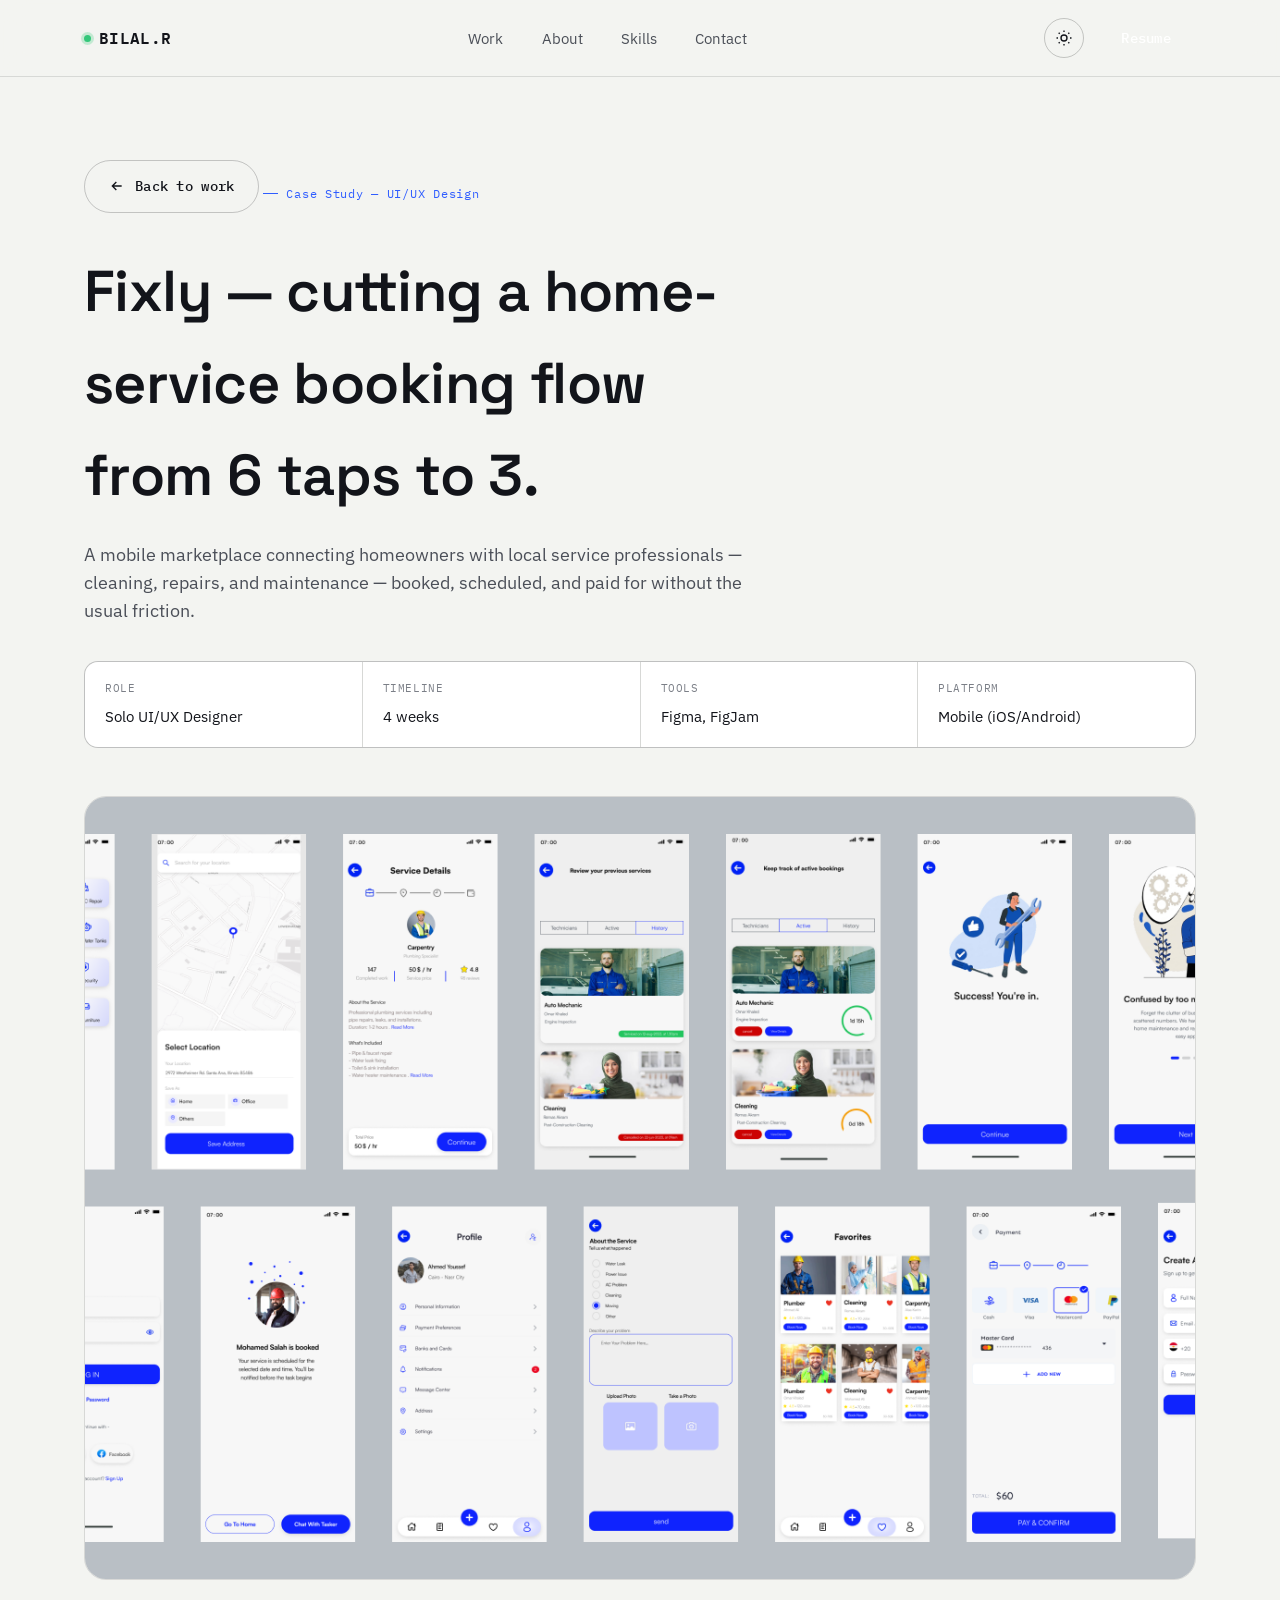
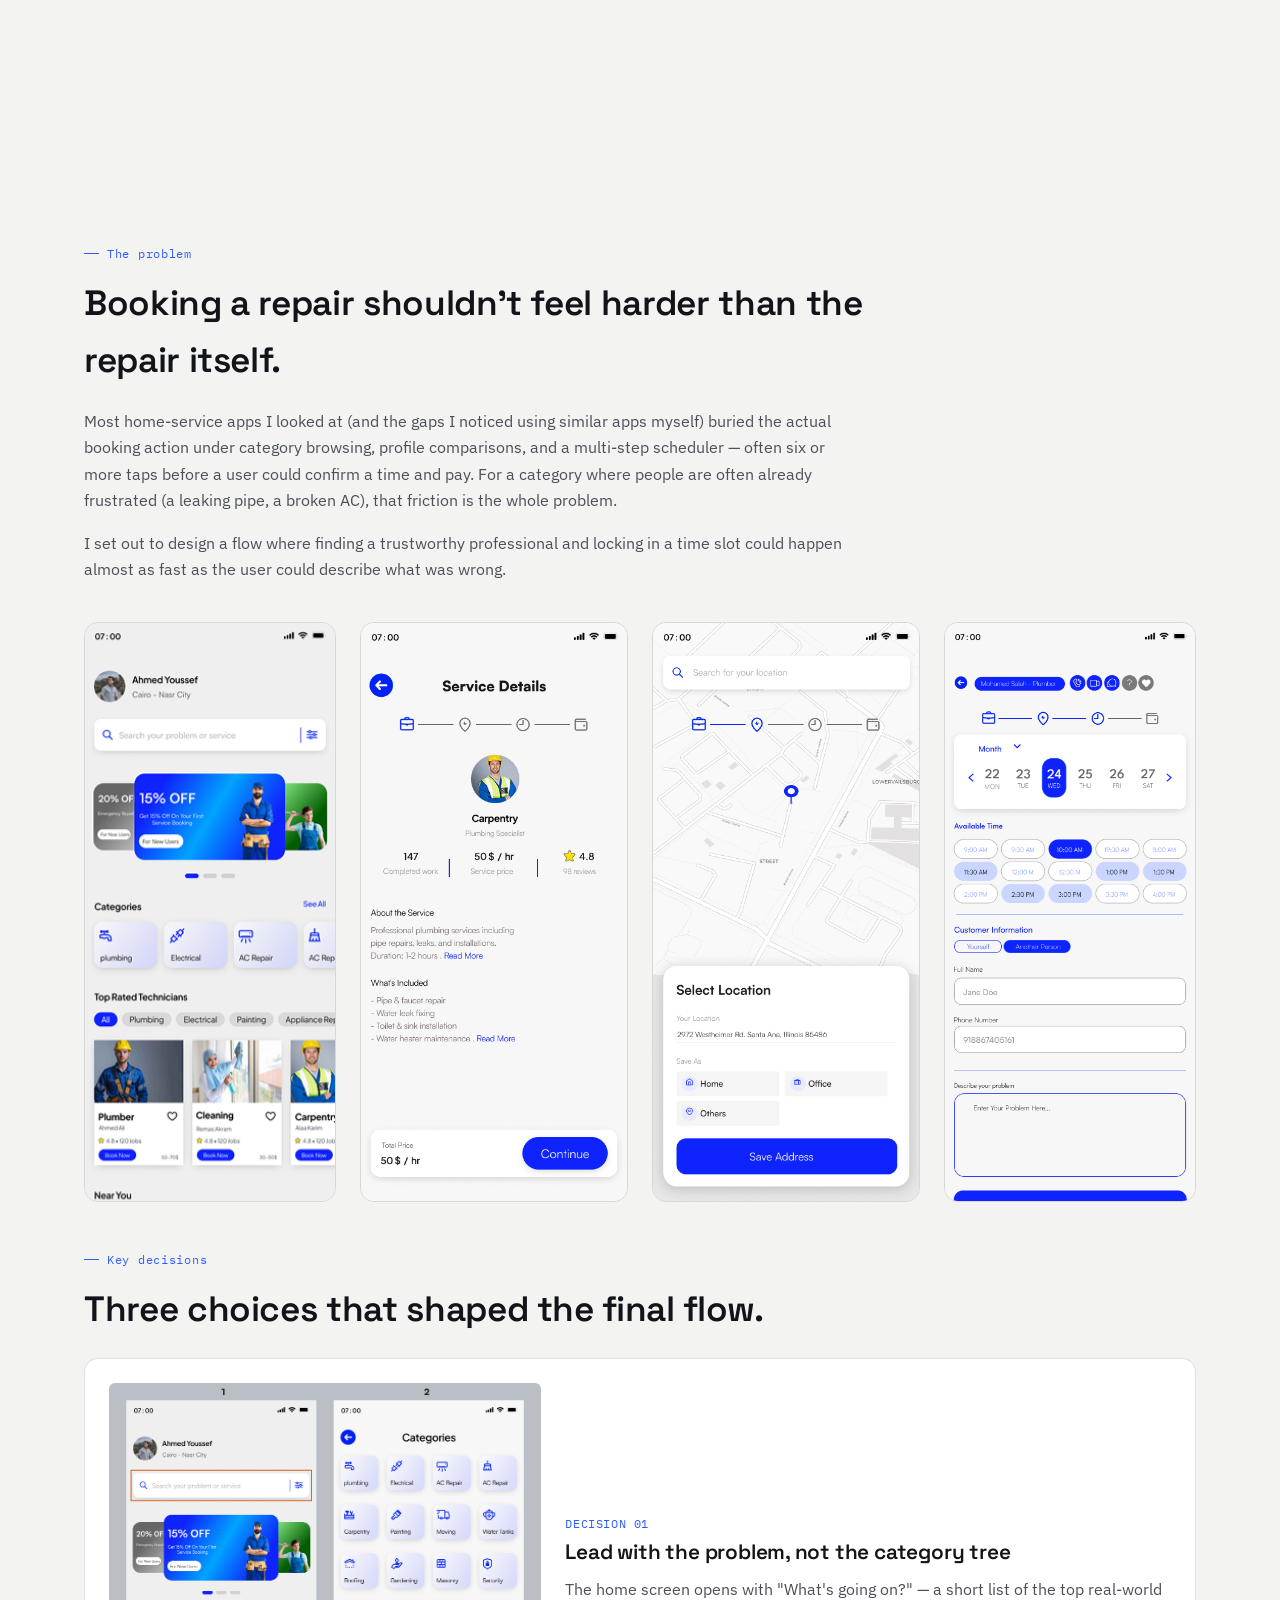
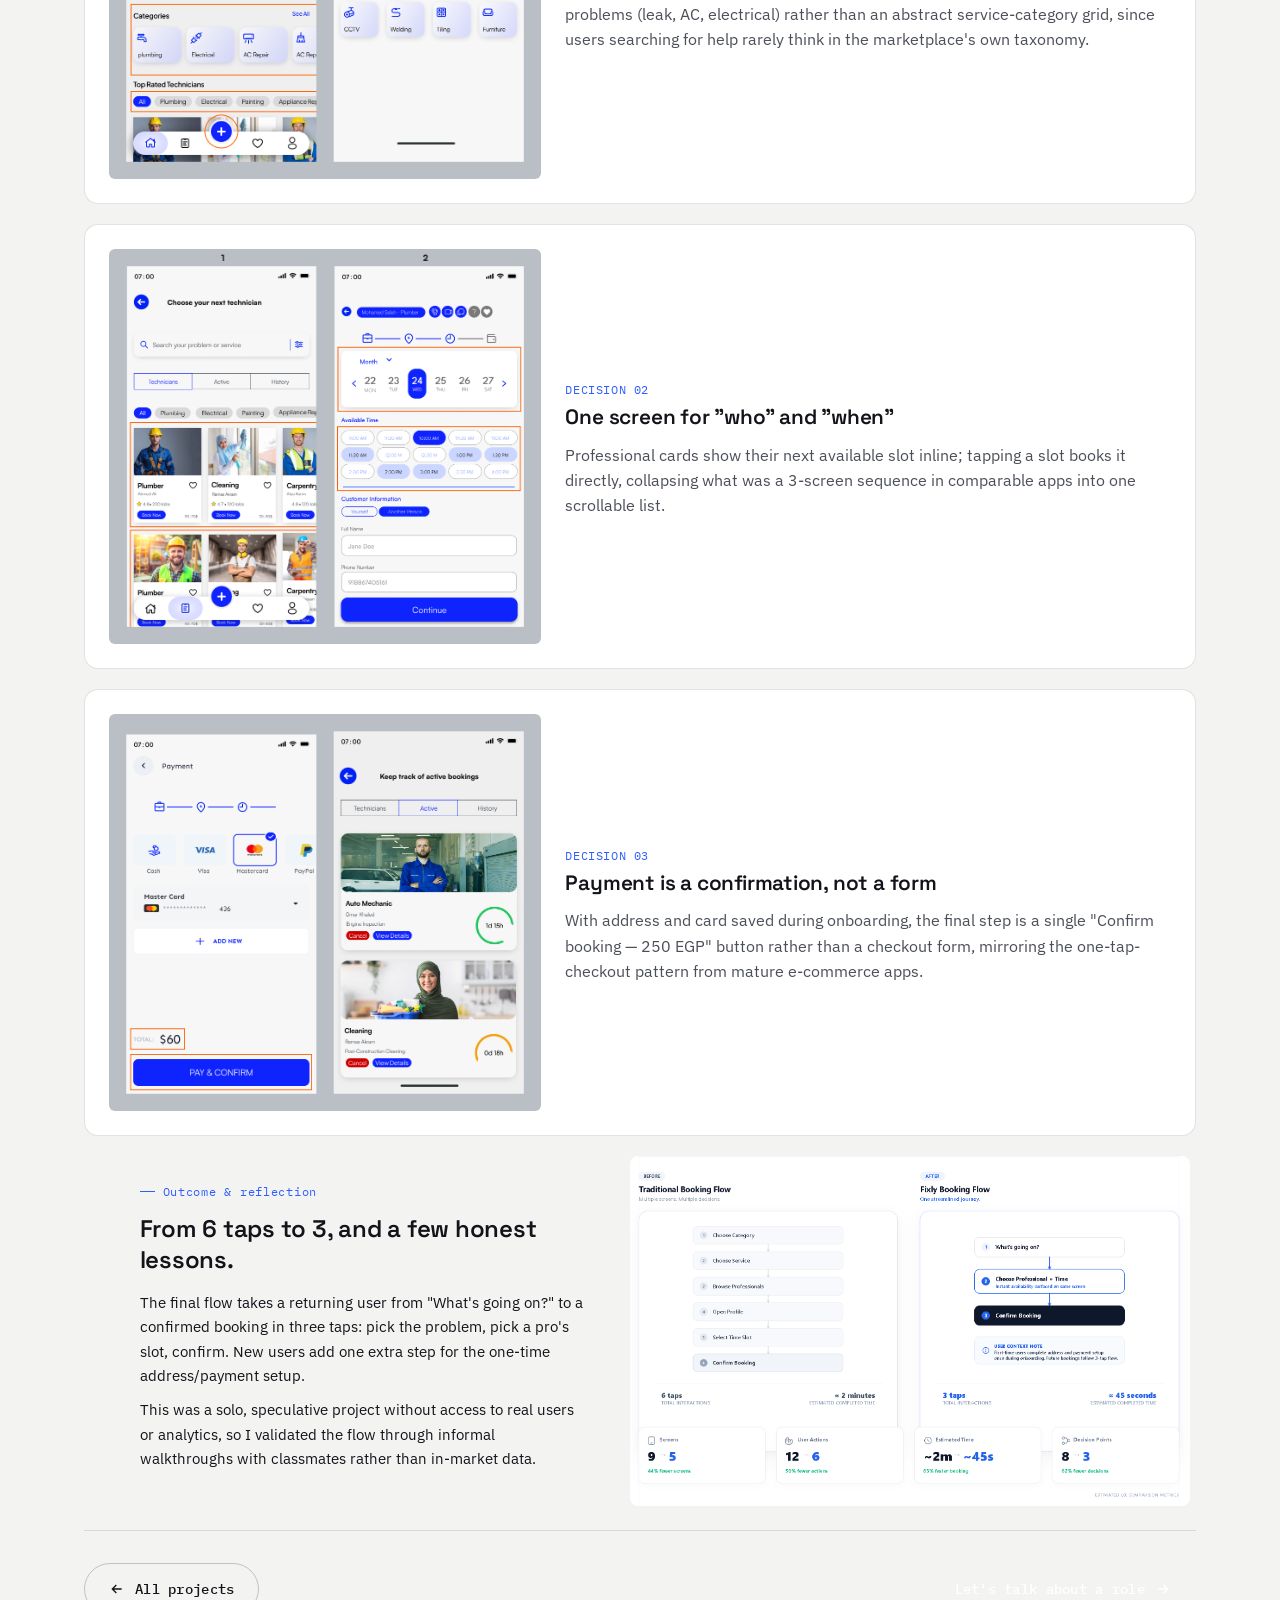
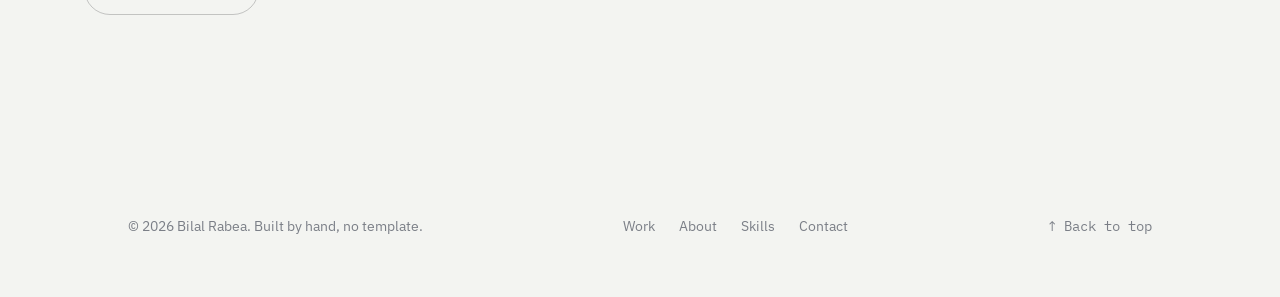
<file: case-study-fixly.html>
<!DOCTYPE html>
<html lang="en">
<head>
<meta charset="UTF-8" />
<meta name="viewport" content="width=device-width, initial-scale=1" />
<title>Fixly — Case Study — Bilal Rabea</title>
<meta name="description" content="Case study: Fixly, an on-demand home services marketplace app. Problem, process, key decisions, and outcome." />
<link rel="stylesheet" href="css/styles.css?v=2" />
</head>
<body>
<a class="skip-link" href="#main">Skip to content</a>

<header class="site-header">
  <div class="container">
    <a href="index.html" class="brand"><span class="dot" aria-hidden="true"></span>BILAL.R</a>
    <nav class="nav-links" aria-label="Primary">
      <a href="index.html#work">Work</a>
      <a href="index.html#about">About</a>
      <a href="index.html#skills">Skills</a>
      <a href="index.html#contact">Contact</a>
    </nav>
    <div class="header-actions">
      <button class="theme-toggle" data-theme-toggle type="button" aria-pressed="false" aria-label="Toggle dark mode">
        <svg class="icon-sun" viewBox="0 0 24 24" fill="none" stroke="currentColor" stroke-width="1.8"><circle cx="12" cy="12" r="4"/><path d="M12 2v2M12 20v2M4.9 4.9l1.4 1.4M17.7 17.7l1.4 1.4M2 12h2M20 12h2M4.9 19.1l1.4-1.4M17.7 6.3l1.4-1.4"/></svg>
        <svg class="icon-moon" viewBox="0 0 24 24" fill="none" stroke="currentColor" stroke-width="1.8"><path d="M21 12.8A9 9 0 1111.2 3a7 7 0 009.8 9.8z"/></svg>
      </button>
      <a class="btn btn-primary" href="assets/bilal-rabea-cv.pdf" download>Resume</a>
      <button class="menu-toggle" data-menu-toggle type="button" aria-expanded="false" aria-controls="mobile-menu" aria-label="Open menu">
        <svg viewBox="0 0 24 24" fill="none" stroke="currentColor" stroke-width="1.8"><path d="M4 7h16M4 12h16M4 17h16"/></svg>
      </button>
    </div>
  </div>
</header>

<div class="mobile-menu" id="mobile-menu" data-mobile-menu>
  <div class="mobile-menu-top">
    <span class="brand"><span class="dot" aria-hidden="true"></span>BILAL.R</span>
    <button class="theme-toggle" data-menu-close type="button" aria-label="Close menu">
      <svg viewBox="0 0 24 24" fill="none" stroke="currentColor" stroke-width="1.8"><path d="M6 6l12 12M18 6L6 18"/></svg>
    </button>
  </div>
  <nav class="mobile-menu-links" aria-label="Mobile">
    <a href="index.html#work">Work</a>
    <a href="index.html#about">About</a>
    <a href="index.html#skills">Skills</a>
    <a href="index.html#contact">Contact</a>
  </nav>
  <div class="mobile-menu-foot">Based in Mansoura, EG — open to remote</div>
</div>

<main id="main">
  <section class="cs-header section-pad">
    <div class="container">
      <a class="btn btn-ghost" href="index.html#work" style="margin-bottom:32px;">
        <svg viewBox="0 0 24 24" fill="none" stroke="currentColor" stroke-width="2" width="16" height="16"><path d="M19 12H5M11 18l-6-6 6-6"/></svg>
        Back to work
      </a>
      <span class="eyebrow">Case Study — UI/UX Design</span>
      <h1 style="font-size:clamp(2.2rem,5vw,3.6rem); max-width:18ch;">Fixly — cutting a home-service booking flow from 6 taps to 3.</h1>
      <p style="max-width:60ch; color:var(--color-ink-soft); font-size:1.1rem; margin-top:20px;">A mobile marketplace connecting homeowners with local service professionals — cleaning, repairs, and maintenance — booked, scheduled, and paid for without the usual friction.</p>

      <dl class="cs-meta-grid">
        <div class="cs-meta-item"><dt>Role</dt><dd>Solo UI/UX Designer</dd></div>
        <div class="cs-meta-item"><dt>Timeline</dt><dd>4 weeks</dd></div>
        <div class="cs-meta-item"><dt>Tools</dt><dd>Figma, FigJam</dd></div>
        <div class="cs-meta-item"><dt>Platform</dt><dd>Mobile (iOS/Android)</dd></div>
      </dl>

      <div class="cs-cover">
        <!-- IMAGE_02 — Fixly cover (reused from homepage) -->
        <img src="images/The Interface.png" alt="Fixly app cover — full flow overview mockup" data-image-id="Image_02" />
      </div>
    </div>
  </section>

  <section class="section-pad">
    <div class="container">
      <div class="cs-block" data-reveal>
        <span class="eyebrow">The problem</span>
        <h2>Booking a repair shouldn't feel harder than the repair itself.</h2>
        <p>Most home-service apps I looked at (and the gaps I noticed using similar apps myself) buried the actual booking action under category browsing, profile comparisons, and a multi-step scheduler — often six or more taps before a user could confirm a time and pay. For a category where people are often already frustrated (a leaking pipe, a broken AC), that friction is the whole problem.</p>
        <p>I set out to design a flow where finding a trustworthy professional and locking in a time slot could happen almost as fast as the user could describe what was wrong.</p>
      </div>
<!-- ---------------------------------------- -->
    <div class="cs-image-row cols-4 fixly-flow-row" data-reveal>
        
        <div class="scroll-shot">
          <div class="scroll-shot-frame" data-scroll-hint>
            <img src="images/Home.png" alt="Fixly onboarding screen" data-image-id="Image_03" />
          </div>
          <div class="scroll-hand" aria-hidden="true">
            <svg viewBox="0 0 24 24" fill="none" stroke="currentColor" stroke-width="1.8">
              <path d="M9 11.5V6a1.5 1.5 0 013 0v5"/><path d="M12 11V4.5a1.5 1.5 0 013 0V11"/><path d="M15 11.2V6.5a1.5 1.5 0 013 0V14c0 4-2.5 7-6.5 7-3 0-4.3-1-5.7-2.8L3.4 14.6a1.4 1.4 0 012-2L7 14"/>
            </svg>
          </div>
        </div>

        <img src="images/Service 1.png" alt="Fixly home screen with service categories" data-image-id="Image_04" />

        <img src="images/maps.png" alt="Fixly booking and scheduling screen" data-image-id="Image_05" />

        <div class="scroll-shot">
          <div class="scroll-shot-frame" data-scroll-hint>
            <img src="images/Service 3.png" alt="Fixly payment confirmation screen" data-image-id="Image_06" />
          </div>
          <div class="scroll-hand" aria-hidden="true">
            <svg viewBox="0 0 24 24" fill="none" stroke="currentColor" stroke-width="1.8">
              <path d="M9 11.5V6a1.5 1.5 0 013 0v5"/><path d="M12 11V4.5a1.5 1.5 0 013 0V11"/><path d="M15 11.2V6.5a1.5 1.5 0 013 0V14c0 4-2.5 7-6.5 7-3 0-4.3-1-5.7-2.8L3.4 14.6a1.4 1.4 0 012-2L7 14"/>
            </svg>
          </div>
        </div>

      </div>
<!-- --------------------------------------- -->
 
      <div class="cs-block" data-reveal>
        <span class="eyebrow">Key decisions</span>
        <h2>Three choices that shaped the final flow.</h2>
      </div>

      <div class="decision-card" data-reveal>
        <!-- IMAGE_04 reused — Fixly home/service list -->
        <img src="images/Problem.png" alt="Fixly category-first home screen" data-image-id="Image_04" />
        <div>
          <span class="decision-label">Decision 01</span>
          <h3 style="font-size:1.3rem; margin-bottom:8px;">Lead with the problem, not the category tree</h3>
          <p style="color:var(--color-ink-soft); font-size:0.98rem;">The home screen opens with "What's going on?" — a short list of the top real-world problems (leak, AC, electrical) rather than an abstract service-category grid, since users searching for help rarely think in the marketplace's own taxonomy.</p>
        </div>
      </div>

      <div class="decision-card" data-reveal>
        <!-- IMAGE_05 reused — Fixly booking flow -->
        <img src="images/choose.png" alt="Fixly combined professional and time-slot screen" data-image-id="Image_05" />
        <div>
          <span class="decision-label">Decision 02</span>
          <h3 style="font-size:1.3rem; margin-bottom:8px;">One screen for "who" and "when"</h3>
          <p style="color:var(--color-ink-soft); font-size:0.98rem;">Professional cards show their next available slot inline; tapping a slot books it directly, collapsing what was a 3-screen sequence in comparable apps into one scrollable list.</p>
        </div>
      </div>

      <div class="decision-card" data-reveal>
        <!-- IMAGE_06 reused — Fixly payment -->
        <img src="images/Booking.png" alt="Fixly saved-payment one-tap confirmation screen" data-image-id="Image_06" />
        <div>
          <span class="decision-label">Decision 03</span>
          <h3 style="font-size:1.3rem; margin-bottom:8px;">Payment is a confirmation, not a form</h3>
          <p style="color:var(--color-ink-soft); font-size:0.98rem;">With address and card saved during onboarding, the final step is a single "Confirm booking — 250 EGP" button rather than a checkout form, mirroring the one-tap-checkout pattern from mature e-commerce apps.</p>
        </div>
      </div>
      <!-- ------------------------------------------>
 <!-- Unified container for both text and image -->
<div class="cs-unified-scroll-section" data-reveal>
  <div class="cs-scroll-wrapper">
    
    <!-- Text Block -->
    <div class="cs-text-content">
      <span class="eyebrow">Outcome &amp; reflection</span>
      <h2>From 6 taps to 3, and a few honest lessons.</h2>
      <p>The final flow takes a returning user from "What's going on?" to a confirmed booking in three taps: pick the problem, pick a pro's slot, confirm. New users add one extra step for the one-time address/payment setup.</p>
      <p>This was a solo, speculative project without access to real users or analytics, so I validated the flow through informal walkthroughs with classmates rather than in-market data.</p>
    </div>

    <!-- Image Block -->
    <div class="cs-image-content">
      <img src="images/Screenshot 2026-07-17 234951.png" alt="Fixly flow redesign" />
    </div>

  </div>
</div>
<!-- ------------------------------------------------------- -->
      <div class="cs-next">
        <a class="btn btn-ghost" href="index.html#work">
          <svg viewBox="0 0 24 24" fill="none" stroke="currentColor" stroke-width="2" width="16" height="16"><path d="M19 12H5M11 18l-6-6 6-6"/></svg>
          All projects
        </a>
        <a class="btn btn-primary" href="index.html#contact">Let's talk about a role
          <svg viewBox="0 0 24 24" fill="none" stroke="currentColor" stroke-width="2" width="16" height="16"><path d="M5 12h14M13 6l6 6-6 6"/></svg>
        </a>
      </div>
    </div>
  </section>
</main>

<footer class="site-footer">
  <div class="container footer-inner">
    <span>© <span data-year></span> Bilal Rabea. Built by hand, no template.</span>
    <div class="footer-links">
      <a href="index.html#work">Work</a>
      <a href="index.html#about">About</a>
      <a href="index.html#skills">Skills</a>
      <a href="index.html#contact">Contact</a>
    </div>
    <a class="back-to-top" href="#top">↑ Back to top</a>
  </div>
</footer>

<script src="js/script.js"></script>
</body>
</html>
</file>
<file: css/styles.css>
/* ==========================================================================
   BILAL RABEA — PORTFOLIO DESIGN SYSTEM
   Direction: "Schematic / Spec Sheet" — engineering precision meets product
   design polish. Signature element: the left-edge "trace" (a PCB-inspired
   scroll progress line with section nodes) that literally connects the
   engineering identity to the navigation mechanism.
   ========================================================================== */

/* -------------------------------- Fonts ---------------------------------- */
@import url('https://fonts.googleapis.com/css2?family=Space+Grotesk:wght@400;500;600;700&family=IBM+Plex+Sans:ital,wght@0,400;0,500;0,600;0,700;1,400&family=IBM+Plex+Mono:wght@400;500;600&display=swap');

/* ------------------------------- Tokens ----------------------------------
   Color: paper / ink / accent (single confident accent, used deliberately)
   Type:  Space Grotesk (display) + IBM Plex Sans (body) + IBM Plex Mono
          (labels, meta, data — a deliberate nod to the engineering side)
---------------------------------------------------------------------------- */
:root{
  /* -- light (default) -- */
  --color-paper: #F3F4F1;
  --color-surface: #FFFFFF;
  --color-surface-sunken: #EAEBE7;
  --color-ink: #12141A;
  --color-ink-soft: #4B4F58;
  --color-ink-faint: #7B7F87;
  --color-line: rgba(18, 20, 26, 0.12);
  --color-line-strong: rgba(18, 20, 26, 0.22);
  --color-accent: #2F5DFF;
  /* --color-accent-strong: #223FCC; */
  --color-accent-tint: #E7ECFF;
  --color-led: #34C77A;

  --shadow-card: 0 1px 2px rgba(18,20,26,0.04), 0 10px 30px -12px rgba(18,20,26,0.12);
  --shadow-card-hover: 0 1px 2px rgba(18,20,26,0.05), 0 24px 48px -16px rgba(18,20,26,0.20);

  --font-display: 'Space Grotesk', 'Segoe UI', sans-serif;
  --font-body: 'IBM Plex Sans', 'Segoe UI', sans-serif;
  --font-mono: 'IBM Plex Mono', ui-monospace, monospace;

  --radius-sm: 6px;
  --radius-md: 14px;
  --radius-lg: 22px;

  --container-max: 1240px;
  --edge-pad: clamp(20px, 5vw, 64px);
  --trace-offset: 40px;

  --ease-standard: cubic-bezier(.22,.61,.36,1);
  --dur-fast: 160ms;
  --dur-med: 320ms;
  --dur-slow: 560ms;

  color-scheme: light;
}

html[data-theme="dark"]{
  --color-paper: #101215;
  --color-surface: #1A1D22;
  --color-surface-sunken: #15171B;
  --color-ink: #F2F3F1;
  --color-ink-soft: #B7BAC1;
  --color-ink-faint: #7D818A;
  --color-line: rgba(242, 243, 241, 0.12);
  --color-line-strong: rgba(242, 243, 241, 0.22);
  --color-accent: #6E8CFF;
  --color-accent-strong: #8CA3FF;
  --color-accent-tint: #1D2444;
  --color-led: #4ADE94;
  --shadow-card: 0 1px 2px rgba(0,0,0,0.3), 0 10px 30px -12px rgba(0,0,0,0.55);
  --shadow-card-hover: 0 1px 2px rgba(0,0,0,0.4), 0 24px 48px -16px rgba(0,0,0,0.7);
  color-scheme: dark;
}

/* ------------------------------- Reset ------------------------------------ */
*, *::before, *::after{ box-sizing: border-box; }
html{ scroll-behavior: smooth; }
body{
  margin: 0;
  background: var(--color-paper);
  color: var(--color-ink);
  font-family: var(--font-body);
  font-size: 16px;
  line-height: 1.6;
  -webkit-font-smoothing: antialiased;
  transition: background var(--dur-med) var(--ease-standard), color var(--dur-med) var(--ease-standard);
}
img{ max-width: 100%; display: block; }
a{ color: inherit; text-decoration: none; }
ul{ list-style: none; margin: 0; padding: 0; }
h1,h2,h3,h4{ font-family: var(--font-display); margin: 0; font-weight: 600; letter-spacing: -0.01em; }
p{ margin: 0; }
button{ font-family: inherit; cursor: pointer; }

@media (prefers-reduced-motion: reduce){
  html{ scroll-behavior: auto; }
  *, *::before, *::after{
    animation-duration: 0.001ms !important;
    animation-iteration-count: 1 !important;
    transition-duration: 0.001ms !important;
    scroll-behavior: auto !important;
  }
}

/* Visible keyboard focus everywhere (accessibility floor) */
:focus-visible{
  outline: 2px solid var(--color-accent);
  outline-offset: 3px;
  border-radius: 4px;
}

.skip-link{
  position: absolute;
  left: 12px; top: -60px;
  background: var(--color-ink);
  color: var(--color-paper);
  padding: 10px 16px;
  border-radius: var(--radius-sm);
  z-index: 999;
  transition: top var(--dur-fast) var(--ease-standard);
}
.skip-link:focus{ top: 12px; }

.visually-hidden{
  position: absolute; width: 1px; height: 1px;
  overflow: hidden; clip: rect(0,0,0,0); white-space: nowrap;
}

/* ------------------------------ Layout ------------------------------------ */
.container{
  max-width: var(--container-max);
  margin-inline: auto;
  padding-inline: var(--edge-pad);
}
section{ position: relative; }
.section-pad{ padding-block: clamp(64px, 10vw, 128px); }

.eyebrow{
  font-family: var(--font-mono);
  font-size: 0.8rem;
  letter-spacing: 0.06em;
  color: var(--color-accent);
  display: inline-flex;
  align-items: center;
  gap: 8px;
  margin-bottom: 18px;
}
.eyebrow::before{ content: ""; width: 18px; height: 1px; background: var(--color-accent); display: inline-block; }

.section-head{
  display: flex;
  justify-content: space-between;
  align-items: flex-end;
  gap: 24px;
  margin-bottom: clamp(36px, 6vw, 64px);
  flex-wrap: wrap;
}
.section-head h2{ font-size: clamp(1.9rem, 3.4vw, 2.75rem); max-width: 20ch; }
.section-head .section-sub{ max-width: 44ch; color: var(--color-ink-soft); font-size: 1.02rem; }

hr.hairline{
  border: none;
  border-top: 1px solid var(--color-line);
  margin: 0;
}

/* ------------------------------ Buttons ------------------------------------ */
.btn{
  display: inline-flex;
  align-items: center;
  gap: 10px;
  padding: 14px 24px;
  border-radius: 999px;
  font-family: var(--font-mono);
  font-size: 0.88rem;
  font-weight: 500;
  letter-spacing: 0.02em;
  border: 1px solid transparent;
  transition: transform var(--dur-fast) var(--ease-standard), background var(--dur-fast), box-shadow var(--dur-fast), border-color var(--dur-fast);
  white-space: nowrap;
}
.btn:active{ transform: scale(0.97); }
.btn-primary{
  background: var(--color-accent-strong);
  color: #fff;
}
.btn-primary:hover{ background: var(--color-accent); box-shadow: 0 8px 24px -8px var(--color-accent); }
.btn-ghost{
  background: transparent;
  border-color: var(--color-line-strong);
  color: var(--color-ink);
}
.btn-ghost:hover{ border-color: var(--color-ink); background: var(--color-surface); }
.btn svg{ width: 16px; height: 16px; }

/* ------------------------------ Header / Nav ------------------------------- */
.site-header{
  position: fixed;
  inset-inline: 0;
  top: 0;
  z-index: 100;
  background: color-mix(in srgb, var(--color-paper) 82%, transparent);
  backdrop-filter: blur(14px) saturate(140%);
  border-bottom: 1px solid var(--color-line);
}
.site-header .container{
  display: flex;
  align-items: center;
  justify-content: space-between;
  height: 76px;
}
.brand{
  font-family: var(--font-mono);
  font-weight: 600;
  font-size: 1rem;
  letter-spacing: 0.02em;
  display: flex;
  align-items: center;
  gap: 8px;
}
.brand .dot{ width: 7px; height: 7px; border-radius: 50%; background: var(--color-led); box-shadow: 0 0 0 3px color-mix(in srgb, var(--color-led) 25%, transparent); }

.nav-links{
  display: flex;
  gap: clamp(20px, 3vw, 40px);
  font-size: 0.95rem;
}
.nav-links a{
  position: relative;
  padding-block: 6px;
  color: var(--color-ink-soft);
  transition: color var(--dur-fast);
}
.nav-links a::after{
  content: "";
  position: absolute; left: 0; right: 100%; bottom: 0;
  height: 1px; background: var(--color-ink);
  transition: right var(--dur-med) var(--ease-standard);
}
.nav-links a:hover{ color: var(--color-ink); }
.nav-links a:hover::after{ right: 0; }
.nav-links a[aria-current="page"]{ color: var(--color-ink); }

.header-actions{ display: flex; align-items: center; gap: 12px; }

.theme-toggle{
  width: 40px; height: 40px;
  display: grid; place-items: center;
  border-radius: 50%;
  border: 1px solid var(--color-line-strong);
  background: transparent;
  color: var(--color-ink);
  transition: background var(--dur-fast), border-color var(--dur-fast);
}
.theme-toggle:hover{ background: var(--color-surface); border-color: var(--color-ink); }
.theme-toggle svg{ width: 18px; height: 18px; }
.theme-toggle .icon-moon{ display: none; }
html[data-theme="dark"] .theme-toggle .icon-sun{ display: none; }
html[data-theme="dark"] .theme-toggle .icon-moon{ display: block; }

.menu-toggle{
  display: none;
  width: 44px; height: 44px;
  border-radius: 50%;
  border: 1px solid var(--color-line-strong);
  background: transparent;
  align-items: center; justify-content: center;
}
.menu-toggle svg{ width: 20px; height: 20px; }

/* Mobile full-screen overlay menu */
.mobile-menu{
  position: fixed; inset: 0;
  background: var(--color-paper);
  z-index: 150;
  display: flex;
  flex-direction: column;
  padding: 28px var(--edge-pad);
  transform: translateY(-8px);
  opacity: 0;
  pointer-events: none;
  transition: opacity var(--dur-med) var(--ease-standard), transform var(--dur-med) var(--ease-standard);
}
.mobile-menu.is-open{ opacity: 1; transform: translateY(0); pointer-events: auto; }
.mobile-menu-top{ display: flex; justify-content: space-between; align-items: center; height: 48px; }
.mobile-menu-links{ margin-top: 12vh; display: flex; flex-direction: column; gap: 8px; }
.mobile-menu-links a{
  font-family: var(--font-display);
  font-size: clamp(2rem, 9vw, 3rem);
  font-weight: 600;
  padding-block: 10px;
  border-bottom: 1px solid var(--color-line);
}
.mobile-menu-foot{ margin-top: auto; color: var(--color-ink-faint); font-family: var(--font-mono); font-size: 0.85rem; }

/* ------------------------------ Trace (signature element) ------------------ */
.trace{
  position: fixed;
  left: 28px;
  top: 96px;
  bottom: 40px;
  width: 2px;
  z-index: 60;
  display: block;
}
.trace-track{
  position: absolute; inset: 0;
  background: var(--color-line);
  border-radius: 2px;
}
.trace-fill{
  position: absolute; top: 0; left: 0; right: 0;
  height: 0%;
  background: var(--color-accent);
  border-radius: 2px;
  transition: height 60ms linear;
}
.trace-node{
  position: absolute;
  left: 50%;
  width: 9px; height: 9px;
  border-radius: 50%;
  background: var(--color-paper);
  border: 2px solid var(--color-line-strong);
  transform: translate(-50%, -50%);
  transition: border-color var(--dur-fast), background var(--dur-fast), transform var(--dur-fast);
}
.trace-node.is-active{
  border-color: var(--color-accent);
  background: var(--color-accent);
  transform: translate(-50%, -50%) scale(1.3);
}
.trace-node .trace-label{
  position: absolute;
  left: 16px; top: 50%;
  transform: translateY(-50%);
  font-family: var(--font-mono);
  font-size: 0.7rem;
  color: var(--color-ink-faint);
  white-space: nowrap;
  opacity: 0;
  transition: opacity var(--dur-fast);
}
.trace-node.is-active .trace-label{ opacity: 1; color: var(--color-accent); }

@media (max-width: 1023px){ .trace{ display: none; } }

/* ------------------------------ Hero ---------------------------------------- */
.hero{
  padding-top: clamp(140px, 20vw, 200px);
  padding-bottom: clamp(64px, 8vw, 96px);
  background-image:
    linear-gradient(var(--color-line) 1px, transparent 1px),
    linear-gradient(90deg, var(--color-line) 1px, transparent 1px);
  background-size: 56px 56px;
  background-position: center -1px;
  -webkit-mask-image: linear-gradient(to bottom, black 0%, black 65%, transparent 100%);
          mask-image: linear-gradient(to bottom, black 0%, black 65%, transparent 100%);
}
.hero-grid{
  display: grid;
  grid-template-columns: 1.4fr 1fr;
  gap: clamp(32px, 6vw, 80px);
  align-items: center;
}
.hero-eyebrow{ display:flex; align-items:center; gap:10px; margin-bottom: 20px; }
.status-chip{
  display: inline-flex; align-items: center; gap: 8px;
  font-family: var(--font-mono);
  font-size: 0.78rem;
  color: var(--color-ink-soft);
  background: var(--color-surface);
  border: 1px solid var(--color-line);
  padding: 6px 12px 6px 10px;
  border-radius: 999px;
}
.status-chip .dot{ width: 7px; height: 7px; border-radius: 50%; background: var(--color-led); }
.status-chip .dot{ animation: pulse 2.4s ease-in-out infinite; }
@keyframes pulse{ 0%,100%{ box-shadow: 0 0 0 0 color-mix(in srgb, var(--color-led) 45%, transparent);} 50%{ box-shadow: 0 0 0 6px transparent; } }

.hero h1{
  font-size: clamp(2.6rem, 6vw, 4.6rem);
  line-height: 1.04;
  margin-block: 22px 18px;
}
.hero h1 .accent{ color: var(--color-accent); }
.hero-role{
  font-family: var(--font-mono);
  font-size: clamp(1rem, 1.6vw, 1.15rem);
  color: var(--color-ink-soft);
  margin-bottom: 22px;
}
.hero-desc{
  font-size: 1.08rem;
  color: var(--color-ink-soft);
  max-width: 52ch;
  margin-bottom: 34px;
}
.hero-ctas{ display: flex; gap: 14px; flex-wrap: wrap; }

.hero-portrait{
  position: relative;
  border-radius: var(--radius-lg);
  overflow: hidden;
  aspect-ratio: 4 / 5;
  background: var(--color-surface-sunken);
  border: 1px solid var(--color-line);
  box-shadow: var(--shadow-card);
}
.hero-portrait img{ width: 100%; height: 100%; object-fit: cover; }
.hero-badge{
  position: absolute; left: 16px; bottom: 16px; right: 16px;
  background: color-mix(in srgb, var(--color-surface) 88%, transparent);
  backdrop-filter: blur(8px);
  border: 1px solid var(--color-line);
  border-radius: var(--radius-md);
  padding: 12px 14px;
  font-family: var(--font-mono);
  font-size: 0.78rem;
  color: var(--color-ink-soft);
  display: flex;
  justify-content: space-between;
  gap: 8px;
}
.hero-badge strong{ color: var(--color-ink); font-weight: 600; }

/* ------------------------------ Stats strip --------------------------------- */
.stats-strip{
  border-top: 1px solid var(--color-line);
  border-bottom: 1px solid var(--color-line);
}
.stats-grid{
  display: grid;
  grid-template-columns: repeat(4, 1fr);
}
.stat{
  padding: 28px var(--edge-pad);
  border-left: 1px solid var(--color-line);
}
.stat:first-child{ border-left: none; padding-left: var(--edge-pad); }
.stat .stat-num{ font-family: var(--font-display); font-size: clamp(1.5rem, 2.4vw, 2.1rem); font-weight: 600; }
.stat .stat-label{ font-family: var(--font-mono); font-size: 0.76rem; color: var(--color-ink-faint); margin-top: 6px; letter-spacing: 0.02em; }

@media (max-width: 768px){
  .stats-grid{ grid-template-columns: repeat(2, 1fr); }
  .stat{ border-left: none; border-top: 1px solid var(--color-line); padding-inline: var(--edge-pad); }
  .stat:nth-child(odd){ border-right: 1px solid var(--color-line); }
  .stat:first-child, .stat:nth-child(2){ border-top: none; }
}

/* ------------------------------ About ---------------------------------------- */
.about-grid{
  display: grid;
  grid-template-columns: 1.3fr 1fr;
  gap: clamp(32px, 6vw, 72px);
  align-items: start;
}
.about-lede{ font-size: clamp(1.25rem, 2vw, 1.55rem); font-family: var(--font-display); font-weight: 500; line-height: 1.35; margin-bottom: 24px; }
.about-body p + p{ margin-top: 16px; }
.about-body{ color: var(--color-ink-soft); font-size: 1.02rem; max-width: 60ch; }
.about-body strong{ color: var(--color-ink); font-weight: 600; }

.spec-card{
  border: 1px solid var(--color-line);
  border-radius: var(--radius-md);
  background: var(--color-surface);
  overflow: hidden;
}
.spec-row{
  display: flex;
  justify-content: space-between;
  gap: 12px;
  padding: 16px 20px;
  border-top: 1px solid var(--color-line);
  font-size: 0.92rem;
}
.spec-row:first-child{ border-top: none; }
.spec-row dt{ font-family: var(--font-mono); color: var(--color-ink-faint); font-size: 0.78rem; text-transform: uppercase; letter-spacing: 0.04em; padding-top: 2px; }
.spec-row dd{ margin: 0; text-align: right; max-width: 60%; }

/* ------------------------------ Skills --------------------------------------- */
.skills-grid{
  display: grid;
  grid-template-columns: repeat(4, 1fr);
  gap: 1px;
  background: var(--color-line);
  border: 1px solid var(--color-line);
  border-radius: var(--radius-md);
  overflow: hidden;
}
.skill-card{ background: var(--color-surface); padding: 28px 24px; }
.skill-card h3{
  font-family: var(--font-mono);
  font-size: 0.82rem;
  text-transform: uppercase;
  letter-spacing: 0.04em;
  color: var(--color-accent);
  margin-bottom: 18px;
}
.chip-list{ display: flex; flex-wrap: wrap; gap: 8px; }
.chip{
  font-size: 0.86rem;
  padding: 7px 12px;
  border-radius: 999px;
  border: 1px solid var(--color-line-strong);
  color: var(--color-ink-soft);
  background: var(--color-paper);
}
@media (max-width: 900px){ .skills-grid{ grid-template-columns: repeat(2, 1fr); } }
@media (max-width: 560px){ .skills-grid{ grid-template-columns: 1fr; } }

/* ------------------------------ Work / Projects ------------------------------- */
.featured-project{
  display: grid;
  grid-template-columns: 1.1fr 0.9fr;
  gap: clamp(24px, 4vw, 56px);
  align-items: center;
  border: 1px solid var(--color-line);
  border-radius: var(--radius-lg);
  padding: clamp(24px, 3vw, 40px);
  background: var(--color-surface);
  margin-bottom: clamp(48px, 6vw, 80px);
  box-shadow: var(--shadow-card);
  transition: box-shadow var(--dur-med) var(--ease-standard);
}
.featured-project:hover{ box-shadow: var(--shadow-card-hover); }
.featured-media{ border-radius: var(--radius-md); overflow: hidden; aspect-ratio: 316/563; max-height: 560px; background: #0a0e1a; margin-inline: auto; }
.featured-media img{ width: 100%; height: 100%; object-fit: cover; transition: transform var(--dur-slow) var(--ease-standard); }
.featured-project:hover .featured-media img{ transform: scale(1.035); }
.featured-tag{ font-family: var(--font-mono); font-size: 0.78rem; color: var(--color-accent); margin-bottom: 12px; display:block; }
.featured-project h3{ font-size: clamp(1.5rem, 2.6vw, 2.1rem); margin-bottom: 12px; }
.featured-project p.desc{ color: var(--color-ink-soft); margin-bottom: 20px; max-width: 48ch; }
.meta-row{ display: flex; flex-wrap: wrap; gap: 8px 10px; margin-bottom: 24px; }

.project-grid{
  display: grid;
  grid-template-columns: repeat(2, 1fr);
  gap: 28px;
}
---------------
.project-card{
  border: 1px solid var(--color-line);
  border-radius: var(--radius-md);
  overflow: hidden;
  background: var(--color-surface);
  transition: box-shadow var(--dur-med) var(--ease-standard), transform var(--dur-med) var(--ease-standard);
}

--------------------
.project-card:hover{ box-shadow: var(--shadow-card-hover); transform: translateY(-3px); }
.project-media{ aspect-ratio: 16/11; overflow: hidden; background: var(--color-surface-sunken); }
.project-media img{ width: 100%; height: 100%; object-fit: cover; transition: transform var(--dur-slow) var(--ease-standard); }
.project-card:hover .project-media img{ transform: scale(1.05); }
.project-body{ padding: 22px 24px 26px; }
.project-body .featured-tag{ margin-bottom: 8px; }
.project-body h4{ font-size: 1.2rem; margin-bottom: 8px; }
.project-body p{ color: var(--color-ink-soft); font-size: 0.95rem; margin-bottom: 16px; }

details.project-details{ margin-top: 4px; }
details.project-details summary{
  list-style: none;
  cursor: pointer;
  font-family: var(--font-mono);
  font-size: 0.82rem;
  color: var(--color-accent);
  display: flex; align-items: center; gap: 8px;
  padding-top: 6px;
  border-top: 1px solid var(--color-line);
}
details.project-details summary::-webkit-details-marker{ display: none; }
details.project-details summary::after{ content: "+"; margin-left: auto; font-size: 1.1rem; transition: transform var(--dur-fast); }
details.project-details[open] summary::after{ transform: rotate(45deg); }
.details-inner{ padding-top: 18px; }
.details-inner .mini-grid{ display: grid; grid-template-columns: 1fr 1fr; gap: 16px; margin: 16px 0; }
.details-inner .mini-grid img{ border-radius: var(--radius-sm); border: 1px solid var(--color-line); }
.details-inner h5{ font-family: var(--font-mono); font-size: 0.76rem; text-transform: uppercase; color: var(--color-ink-faint); letter-spacing: 0.04em; margin: 16px 0 6px; }
.details-inner p{ color: var(--color-ink-soft); font-size: 0.94rem; }

@media (max-width: 900px){
  .featured-project{ grid-template-columns: 1fr; }
  .project-grid{ grid-template-columns: 1fr; }
}

/* ------------------------------ Explorations ---------------------------------- */
/* ------------------------------ Explorations ---------------------------------- */
.explore-grid{
  display: grid;
  grid-template-columns: repeat(4, 1fr);
  gap: 16px;
  align-items: start;              /* تحافظ على محاذاة الحافة العلوية لكل صف */
}
.explore-item{
  position: relative;
  border-radius: var(--radius-md);
  overflow: hidden;
  border: 1px solid var(--color-line);
  background: var(--color-surface-sunken);
  aspect-ratio: 4 / 3;             /* النسبة الافتراضية للصور العرضية الحالية */
}
.explore-item.portrait{
  aspect-ratio: 345 / 466;         /* تطابق أبعاد الصور الطولية الجديدة تماماً */
}
.explore-item img{
  width: 100%;
  height: 100%;
  object-fit: cover;
  transition: transform var(--dur-slow) var(--ease-standard);
  cursor: zoom-in;
}
.explore-item:hover img{ transform: scale(1.06); }
.explore-item .explore-caption{
  position: absolute; inset-inline: 0; bottom: 0;
  padding: 10px 12px;
  font-family: var(--font-mono);
  font-size: 0.72rem;
  color: #fff;
  background: linear-gradient(to top, rgba(0,0,0,0.55), transparent);
  opacity: 0;
  transition: opacity var(--dur-fast);
}
.explore-item:hover .explore-caption{ opacity: 1; }

@media (max-width: 900px){
  .explore-grid{ grid-template-columns: repeat(2, 1fr); }
}
@media (max-width: 540px){
  .explore-grid{ grid-template-columns: 1fr; }
}
.explore-item.tall{ grid-row: span 2; }
.explore-item img{ width: 100%; height: 100%; object-fit: cover; transition: transform var(--dur-slow) var(--ease-standard); cursor: zoom-in; }
.explore-item:hover img{ transform: scale(1.06); }
.explore-item .explore-caption{
  position: absolute; inset-inline: 0; bottom: 0;
  padding: 10px 12px;
  font-family: var(--font-mono);
  font-size: 0.72rem;
  color: #fff;
  background: linear-gradient(to top, rgba(0,0,0,0.55), transparent);
  opacity: 0;
  transition: opacity var(--dur-fast);
}
.explore-item:hover .explore-caption{ opacity: 1; }

@media (max-width: 900px){ .explore-grid{ grid-template-columns: repeat(2, 1fr); } }
@media (max-width: 540px){ .explore-grid{ grid-template-columns: 1fr; grid-auto-rows: 260px;} .explore-item.tall{ grid-row: span 1; } }

/* Lightbox */
.lightbox{
  position: fixed; inset: 0; z-index: 200;
  background: rgba(10,10,12,0.92);
  display: flex; align-items: center; justify-content: center;
  padding: 40px;
  opacity: 0; pointer-events: none;
  transition: opacity var(--dur-med) var(--ease-standard);
}
.lightbox.is-open{ opacity: 1; pointer-events: auto; }
.lightbox img{ max-width: min(900px, 90vw); max-height: 85vh; border-radius: var(--radius-md); object-fit: contain; }
.lightbox-close{
  position: absolute; top: 24px; right: 24px;
  width: 44px; height: 44px; border-radius: 50%;
  background: rgba(255,255,255,0.1); border: 1px solid rgba(255,255,255,0.25);
  color: #fff; display: grid; place-items: center;
}
.lightbox-caption{ position: absolute; bottom: 28px; left: 0; right: 0; text-align: center; color: #fff; font-family: var(--font-mono); font-size: 0.85rem; }

/* ------------------------------ Contact --------------------------------------- */
.contact-section{ background: var(--color-ink); color: var(--color-paper); border-radius: var(--radius-lg); margin-inline: var(--edge-pad); }
.contact-inner{ padding: clamp(48px, 8vw, 96px) clamp(24px, 6vw, 64px); }
.contact-inner .eyebrow{ color: var(--color-accent-strong); }
.contact-inner .eyebrow::before{ background: var(--color-accent-strong); }
.contact-headline{ font-size: clamp(2.2rem, 5vw, 4rem); max-width: 16ch; margin-bottom: 28px; }
.contact-mail{
  display: inline-flex; align-items: baseline; gap: 12px;
  font-family: var(--font-display);
  font-size: clamp(1.3rem, 3vw, 1.9rem);
  color: var(--color-paper);
  border-bottom: 2px solid color-mix(in srgb, var(--color-paper) 30%, transparent);
  padding-bottom: 6px;
  margin-bottom: 40px;
  transition: border-color var(--dur-fast), color var(--dur-fast);
}
.contact-mail:hover{ border-color: var(--color-accent-strong); color: var(--color-accent-strong); }
.contact-meta{ display: flex; flex-wrap: wrap; gap: 32px; margin-bottom: 40px; }
.contact-meta div{ font-size: 0.92rem; }
.contact-meta dt{ font-family: var(--font-mono); font-size: 0.72rem; text-transform: uppercase; letter-spacing: 0.05em; color: color-mix(in srgb, var(--color-paper) 55%, transparent); margin-bottom: 6px; }
.social-row{ display: flex; gap: 14px; flex-wrap: wrap; }
.social-row a{
  width: 44px; height: 44px; border-radius: 50%;
  border: 1px solid color-mix(in srgb, var(--color-paper) 25%, transparent);
  display: grid; place-items: center;
  transition: background var(--dur-fast), border-color var(--dur-fast);
}
.social-row a:hover{ background: var(--color-accent-strong); border-color: var(--color-accent-strong); }
.social-row svg{ width: 18px; height: 18px; }

/* ------------------------------ Footer ----------------------------------------- */
.site-footer{ padding: 40px var(--edge-pad) 60px; }
.footer-inner{ display: flex; justify-content: space-between; align-items: center; flex-wrap: wrap; gap: 16px; font-size: 0.86rem; color: var(--color-ink-faint); }
.footer-links{ display: flex; gap: 24px; }
.back-to-top{ font-family: var(--font-mono); }

/* ------------------------------ Case study page -------------------------------- */
.cs-header{ padding-top: clamp(120px, 16vw, 160px); }
.cs-meta-grid{
  display: grid; grid-template-columns: repeat(4, 1fr); gap: 1px;
  background: var(--color-line); border: 1px solid var(--color-line); border-radius: var(--radius-md); overflow: hidden;
  margin-top: 36px;
}
.cs-meta-item{ background: var(--color-surface); padding: 18px 20px; }
.cs-meta-item dt{ font-family: var(--font-mono); font-size: 0.7rem; text-transform: uppercase; color: var(--color-ink-faint); letter-spacing: 0.05em; margin-bottom: 6px; }
.cs-meta-item dd{ margin: 0; font-size: 0.96rem; }
@media (max-width: 800px){ .cs-meta-grid{ grid-template-columns: repeat(2, 1fr);} }

.cs-cover{ margin-top: 48px; border-radius: var(--radius-lg); overflow: hidden; border: 1px solid var(--color-line); }
.cs-cover img{ width: 100%; }

.cs-block{ max-width: 780px; }
.cs-block h2{ font-size: clamp(1.6rem, 3vw, 2.2rem); margin-bottom: 20px; }
.cs-block p{ color: var(--color-ink-soft); font-size: 1.03rem; }
.cs-block p + p{ margin-top: 16px; }
.cs-block ul{ margin-top: 16px; }
.cs-block li{ position: relative; padding-left: 22px; color: var(--color-ink-soft); margin-bottom: 10px; }
.cs-block li::before{ content: ""; position: absolute; left: 0; top: 0.6em; width: 8px; height: 1px; background: var(--color-accent); }

.cs-image-row{ display: grid; grid-template-columns: repeat(4, 1fr); gap: 16px; margin-block: 40px; }
.cs-image-row img{ border-radius: var(--radius-md); border: 1px solid var(--color-line); }
.cs-image-row.cols-2{ grid-template-columns: repeat(2, 1fr); }
@media (max-width: 900px){ .cs-image-row{ grid-template-columns: repeat(2, 1fr);} }
@media (max-width: 560px){ .cs-image-row{ grid-template-columns: 1fr;} }

.decision-card{
  border: 1px solid var(--color-line); border-radius: var(--radius-md);
  padding: 24px; background: var(--color-surface); margin-bottom: 20px;
  display: grid; grid-template-columns: 1fr 1.4fr; gap: 24px; align-items: center;
}
.decision-card img{ border-radius: var(--radius-sm); }
.decision-card .decision-label{ font-family: var(--font-mono); font-size: 0.72rem; color: var(--color-accent); text-transform: uppercase; letter-spacing: 0.05em; margin-bottom: 8px; }
@media (max-width: 700px){ .decision-card{ grid-template-columns: 1fr; } }

.cs-next{
  display: flex; justify-content: space-between; align-items: center;
  padding: 32px 0; border-top: 1px solid var(--color-line); margin-top: 24px; flex-wrap: wrap; gap: 16px;
}

/* ------------------------------ Reveal-on-scroll animation --------------------- */
[data-reveal]{
  opacity: 0;
  transform: translateY(18px);
  transition: opacity var(--dur-slow) var(--ease-standard), transform var(--dur-slow) var(--ease-standard);
}
[data-reveal].is-visible{ opacity: 1; transform: translateY(0); }

/* ------------------------------ Responsive: hero/about stacking ---------------- */
@media (max-width: 900px){
  .hero-grid{ grid-template-columns: 1fr; }
  .hero-portrait{ order: -1; max-width: 320px; margin-inline: auto; }
  .about-grid{ grid-template-columns: 1fr; }
  .nav-links{ display: none; }
  .menu-toggle{ display: flex; }
}
@media (min-width: 901px){
  .mobile-menu{ display: none; }
}
/* ------------------------------ Fixly Flow Alignment ------------------------------ */

/* الحاوية الرئيسية للشاشات الأربعة */
.cs-image-row.fixly-flow-row {
  display: flex !important;
  align-items: stretch !important; /* يجبر جميع العناصر (سواء صور أو حاويات) على أخذ نفس الارتفاع بالكامل */
  gap: var(--gap-md, 24px);
  height: 580px !important; /* الارتفاع الموحد الصارم لجميع الشاشات - يمكنك تعديله ليتناسب مع حجم الشاشة */
}

/* حاويات التمرير (الشاشة الأولى والرابعة) */
.fixly-flow-row .scroll-shot {
  position: relative;
  flex: 1;
  height: 100% !important; /* مطابقة ارتفاع الأب تماماً */
  border-radius: var(--radius-md);
  overflow: hidden;
  border: 1px solid var(--color-line);
  background: transparent;
}

/* إطار التمرير الداخلي */
.fixly-flow-row .scroll-shot-frame {
  position: absolute;
  top: 0; 
  left: 0; 
  right: 0; 
  bottom: 0;
  overflow-y: auto;
  overflow-x: hidden;
  -webkit-overflow-scrolling: touch;
  scrollbar-width: thin;
}

/* الصورة الطويلة القابلة للتمرير */
.fixly-flow-row .scroll-shot-frame img {
  width: 100% !important;
  height: auto !important; /* الحفاظ على أبعادها الطبيعية لتمرير مرن وبدون تشويه */
  display: block;
  border: none;
  border-radius: 0;
}

/* الشاشات الثابتة (الشاشة الثانية والثالثة) */
.fixly-flow-row img:not(.scroll-shot-frame img) {
  flex: 1;
  width: 100%;
  height: 100% !important; /* إجبار الصورة الثابتة على ملء كامل الارتفاع الموحد */
  object-fit: cover; /* يضمن عدم ترك أي فراغات بيضاء في الأعلى أو الأسفل ويحافظ على محاذاة الأطراف */
  border-radius: var(--radius-md);
  border: 1px solid var(--color-line);
  background: transparent;
  display: block;
}

/* حركة اليد الإرشادية */
.fixly-flow-row .scroll-hand {
  position: absolute;
  left: 50%;
  bottom: 12%;
  width: 30px; 
  height: 30px;
  color: #fff;
  transform: translateX(-50%);
  pointer-events: none;
  opacity: 0;
  filter: drop-shadow(0 2px 6px rgba(0,0,0,0.5));
  z-index: 2;
}

.fixly-flow-row .scroll-hand.is-animating {
  animation: scrollHint 1.6s ease-in-out 2;
}

@keyframes scrollHint {
  0%   { opacity: 0; transform: translate(-50%, 0); }
  15%  { opacity: 1; }
  55%  { opacity: 1; transform: translate(-50%, -26px); }
  75%  { opacity: 0; transform: translate(-50%, -26px); }
  100% { opacity: 0; transform: translate(-50%, 0); }
}
------------------------------------------
/* ==========================================================================
   Premium Decision Cards (Cohesive & Clean Layout)
   ========================================================================== */

/* زيادة المسافة قبل القسم بالكامل لإبعاد العنوان والكلام عما قبله بالأعلى */
.cs-section {
  margin-top: 120px !important; /* 👈 هنا للتحكم في بُعد القسم بالكامل عما قبله بالأعلى */
}

/* العنوان الرئيسي للقسم ومسافته المريحة */
.cs-section .cs-section-title {
  margin-bottom: 56px !important; /* مسافة تنفس ممتازة ومتناسقة */
}

/* الكارت الرئيسي (المربع المظلم الكبير) */
.decision-card.long-shot-card {
  display: flex !important;
  flex-direction: row !important;
  align-items: center !important;
  gap: 16px !important; /* 👈 تم تقليل المسافة هنا ليقترب الكلام جداً من صورة الهاتف داخل المربع */
  padding: 48px !important;
  background: var(--color-surface, #1e1e1e);
  border-radius: var(--radius-lg, 16px);
  border: 1px solid var(--color-line);
  margin-bottom: 40px;
  overflow: hidden; /* لمنع أي محتوى من الخروج خارج المربع الكبير */
  width: 100% !important;
}

/* حاوية التمرير للهاتف (إطار الموبايل) */
.decision-card .decision-scroll-shot {
  position: relative;
  width: 240px; /* العرض المثالي المناسب لواجهات الموبايل */
  height: 380px; /* الارتفاع المتناسق تماماً مع طول الفقرة النصية المجاورة */
  flex-shrink: 0;
  border-radius: var(--radius-md, 12px);
  border: 1px solid var(--color-line);
  background: var(--color-surface-sunken, #121212);
  
  /* تفعيل الـ overflow هنا يضمن أن يظهر السكرول على حدود الصورة داخل الهاتف فقط */
  overflow: hidden; 
  box-shadow: 0 20px 40px rgba(0, 0, 0, 0.3);
}

/* إطار العمل الداخلي للسكرول (مسؤول عن حركة الصورة وظهور السكرول فوقها مباشرة) */
.decision-card .decision-scroll-frame {
  position: absolute;
  top: 0; left: 0; right: 0; bottom: 0;
  overflow-y: scroll; /* إجبار ظهور شريط التمرير الرأسي فوق الصورة */
  overflow-x: hidden;
  -webkit-overflow-scrolling: touch;
  
  /* تنسيق السكرول لمتصفح فايرفوكس (نحيف ومدمج داخل الصورة) */
  scrollbar-width: thin;
  scrollbar-color: rgba(255, 255, 255, 0.35) rgba(0, 0, 0, 0.15);
}

/* تخصيص وتجميل شريط السكرول لمتصفحات كروم، سفاري، وإيدج ليظهر فوق الصورة بشكل جمالي */
.decision-card .decision-scroll-frame::-webkit-scrollbar {
  width: 6px; /* عرض نحيف ومثالي يظهر بوضوح فوق حافة الصورة اليمنى */
  display: block !important;
}

/* مجرى شريط السكرول (الخلفية النحيفة تحت الشريط المتحرك) */
.decision-card .decision-scroll-frame::-webkit-scrollbar-track {
  background: rgba(0, 0, 0, 0.15); /* خلفية داكنة شفافة جداً ومدمجة مع حافة الصورة */
  border-radius: 0 12px 12px 0; /* تطابق انحناء زاوية الموبايل اليمنى */
}

/* مقبض السكرول التفاعلي (الذي يتحرك مع التمرير) */
.decision-card .decision-scroll-frame::-webkit-scrollbar-thumb {
  background: rgba(255, 255, 255, 0.35); /* لون رمادي فاتح نصف شفاف يظهر بوضوح فوق الصورة الملونة */
  border: 1px solid rgba(0, 0, 0, 0.2); /* إطار داكن خفيف لمنحه تباين ووضوح ممتازين */
  border-radius: 10px;
  transition: background 0.2s ease;
}

/* تفاعل مقبض السكرول عند مرور الماوس فوقه */
.decision-card .decision-scroll-frame::-webkit-scrollbar-thumb:hover {
  background: rgba(255, 255, 255, 0.6); /* يصبح أكثر سطوعاً عند التفاعل */
}

/* لقطة الشاشة الرأسية الطويلة جداً داخل الهاتف */
.decision-card .decision-scroll-frame img {
  width: 100% !important;
  height: auto !important; /* يحافظ على أبعاد الشاشة الطويلة بنسبها الحقيقية تماماً */
  display: block;
  border-radius: 0;
}

/* حاوية المحتوى النصي */
.decision-card .decision-content {
  flex: 1;
}

.decision-card .decision-content h3 {
  font-size: 1.6rem;
  font-weight: 700;
  margin-bottom: 16px;
  color: var(--color-ink, #ffffff);
  line-height: 1.3;
}

.decision-card .decision-content p {
  color: var(--color-ink-soft, #a0a0a0);
  font-size: 1.05rem;
  line-height: 1.7;
}

/* تجاوب التصميم مع الشاشات الصغيرة */
@media (max-width: 768px) {
  .decision-card.long-shot-card {
    flex-direction: column !important;
    align-items: flex-start !important;
    gap: 32px;
    padding: 32px !important;
  }

  .decision-card .decision-scroll-shot {
    width: 100%;
    max-width: 280px;
    height: 340px;
    margin: 0 auto;
  }
}
-------------------------------
.cs-unified-scroll-section {
  width: 100%;
  overflow-x: auto; /* Enable horizontal scrolling */
  overflow-y: hidden;
  margin: 40px 0;
  padding-bottom: 20px;
  scrollbar-width: thin;
  scrollbar-color: var(--color-accent ) transparent;
}

/* Scrollbar Styling */
.cs-unified-scroll-section::-webkit-scrollbar { height: 6px; }
.cs-unified-scroll-section::-webkit-scrollbar-thumb { background: var(--color-accent); border-radius: 10px; }

.cs-scroll-wrapper {
  display: flex;
  align-items: flex-start;
  gap: 40px; /* Space between text and image */
  width: max-content; /* Critical: allows content to exceed container width */
  padding: 0 5%; /* Padding for the start/end of the scroll */
}

/* Text Container Styling */
.cs-text-content {
  width: 450px; /* Fixed width for text to ensure scrolling happens */
  flex-shrink: 0;
  display: flex;
  flex-direction: column;
  justify-content: center;
  height: 350px; /* Fixed low height as requested */
}

.cs-text-content h2 {
  font-size: 1.5rem;
  margin-bottom: 15px;
  line-height: 1.3;
}

.cs-text-content p {
  font-size: 0.95rem;
  line-height: 1.6;
  margin-bottom: 10px;
}

/* Image Container Styling */
.cs-image-content {
  flex-shrink: 0;
}

.cs-image-content img {
  height: 350px; /* Same height as text for alignment */
  width: auto;
  display: block;
  border-radius: 8px;
  object-fit: cover;
}

/* Responsive */
@media (max-width: 768px) {
  .cs-text-content, .cs-image-content img {
    height: 300px;
    width: 320px; /* Smaller width for mobile */
  }
}

/* Eyebrow styling */
.eyebrow {
  font-family: var(--font-mono);
  font-size: 0.75rem;
  letter-spacing: 0.06em;
  color: var(--color-accent);
  display: inline-flex;
  align-items: center;
  gap: 8px;
  margin-bottom: 12px;
}
.eyebrow::before { content: ""; width: 15px; height: 1px; background: var(--color-accent); display: inline-block; }
----------------
.project-card .project-media {
    width: 100%;
    
    /* 1. من هنا بتغير العرض الأقصى للكارت (زوده أو قلله حسب رغبتك) */
    max-width: 1200px; 
    
    /* 2. من هنا بتغير الارتفاع (لو عايز الصورة تطول أكتر زوّد الرقم ده لـ 650px أو 700px مثلاً) */
    height: 550px;     
    
    background: #181818; 
    border-radius: 24px;
    overflow: hidden;
    display: flex;
    justify-content: center; 
    align-items: center;
    margin: 0 auto;
}

.project-card .project-media img {
    /* السطر ده بيجبر الصورة تاخد نفس الارتفاع اللي أنت هتكتبه فوق بالظبط */
    height: 100%;       
    width: auto;        
    object-fit: contain;
    display: block;
}

.mini-grid {
    display: grid;
    /* بدلاً من 1fr 1fr (متساويين)، نجعل اليسار يأخذ 1.2 واليمين 0.8 */
    grid-template-columns: 1.2fr 0.8fr !important; 
    gap: 24px;
    align-items: center; /* لتوسط العناصر رأسياً */
    width: 100%;
}

.mini-grid img {
    width: 100% !important;
    height: auto !important;
    object-fit: contain;
    border-radius: 16px;
}/* ==========================================================================
   GrowthSpace — cover image (large) + two detail screenshots
   ========================================================================== */

/* الكوفر الكبير (الغلاف) — بيقص من فوق مش من النص، مع زوم بسيط يسد أي فراغ جانبي */
.project-card .project-media.media--growth-cover{
  aspect-ratio: 3 / 2 !important;    /* أضيق شوية من 16/10، أقرب لنسبة الصورة الأصلية */
  border: 1px solid var(--color-line) !important;
  background: #F5F0E8 !important;
  display: flex !important;
  align-items: center !important;
  justify-content: center !important;
}

.project-card .project-media.media--growth-cover img{
  width: 100% !important;
  height: 100% !important;
  object-fit: contain !important;
  object-position: center !important;
}

/* الصورتين الصغيرتين جوه "View project details" — بيبانوا بطولهم الطبيعي، جنب بعض */
.details-inner .mini-grid.mini-grid--tall{
  display: grid !important;
  grid-template-columns: repeat(2, minmax(0, 1fr)) !important;
  gap: 16px !important;
  align-items: start !important;
}
.details-inner .mini-grid.mini-grid--tall img{
  width: 100% !important;
  height: auto !important;
  max-height: none !important;
  object-fit: cover !important;
  border-radius: var(--radius-sm) !important;
  border: 1px solid var(--color-line) !important;
  display: block;
}
.project-card .project-media {
    width: 100%;
    max-width: none !important;     /* شيل السقف اللي كان 1200px */
    aspect-ratio: 16 / 10;           /* بديل عن height: 550px الثابت */
    background: #181818;
    border-radius: 24px;
    overflow: hidden;
    display: block;
}

.project-card .project-media img {
    width: 100% !important;         /* 👈 العرض دايمًا 100%، مفيش فراغ جانبي أبدًا */
    height: 104% !important;
    object-fit: cover !important;   /* بيقص شوية من فوق/تحت لو الصورة مش بنفس النسبة، بدل ما يسيب فراغ */
    display: block;
}
.project-card .project-media.media--coffee-cover{
  aspect-ratio: 3 / 2 !important;
  border: 1px solid var(--color-line) !important;
  background: none !important;
}
.project-card .project-media.media--coffee-cover img{
  width: 100% !important;
  height: 100% !important;
  object-fit: cover !important;
  object-position: center 100% !important;   /* 👈 غيّر الرقم ده بس للتحكم في حركة الصورة لفوق/لتحت */
}
.project-card .project-media video{
  width: 100% !important;
  height: 100% !important;
  object-fit: cover !important;
  display: block;
}
.project-card:hover .project-media video{ transform: scale(1.05); }

.details-inner .mini-grid{
  grid-template-columns: repeat(2, minmax(0, 1fr)) !important;
  gap: 16px !important;
}

.details-inner .mini-grid img{
  width: 100% !important;
  height: auto !important;
  /* aspect-ratio: 1 / 1 !important; */
  object-fit: cover !important;
  max-height: none !important;
}

.project-grid{
  align-items: stretch;   /* يخلي كل الكروت في نفس الصف بنفس الارتفاع */
}

.project-card{
  display: flex;
  flex-direction: column;
  height: 100%;
}

.project-body{
  display: flex;
  flex-direction: column;
  flex: 1;                /* ياخد باقي المساحة المتاحة في الكارت */
}

.project-body p{
  flex: 1;                /* الوصف ياخد أي مساحة زيادة، فيدفع اللي تحته لآخر الكارت */
}

.project-details{
  margin-top: auto;       /* 👈 ده اللي بيثبت "View project details" في نفس المكان دايمًا */
}

/* ------------------------------ Photo Manipulation Section ---------------------------------- */
.manipulation-section {
    margin-top: 90px;
    margin-bottom: 90px;
    width: 100%;
}

/* تقسيم الهيدر لعمودين مضبوطين تماماً */
.manipulation-header {
    display: grid !important;
    grid-template-columns: 1.2fr 0.8fr !important; /* الشمال أعرض سنة من اليمين */
    gap: 40px !important;
    align-items: end !important; /* محاذاة أسفل النصوص مع بعضها */
    margin-bottom: 32px !important;
    width: 100% !important;
}

/* التاج الصغير فوق */
.manipulation-tag {
    font-family: var(--font-mono);
    font-size: 0.8rem;
    color: #6c72ef;
    display: block;
    margin-bottom: 10px;
}

/* العنوان الرئيسي */
.manipulation-title-box h2 {
    font-size: 2.1rem !important;
    font-weight: 600 !important;
    line-height: 1.25 !important;
    color: #ffffff !important;
    margin: 0 !important;
}

/* النص الوصفي الجانبي */
.manipulation-desc-box p {
    font-size: 0.92rem !important;
    line-height: 1.6 !important;
    color: var(--color-ink-soft, #a0a0a0) !important;
    margin: 0 !important;
}

/* كارت الصورة */
.manipulation-card {
    width: 100%;
    border-radius: var(--radius-md);
    overflow: hidden;
    border: 1px solid var(--color-line);
    background: var(--color-surface-sunken);
}

.manipulation-card img {
    width: 100%;
    height: auto;
    display: block;
    object-fit: cover;
    transition: transform var(--dur-slow) var(--ease-standard);
    cursor: zoom-in;
}

.manipulation-card:hover img {
    transform: scale(1.02);
}

/* تجاوب الموبايل للشاشات الأصغر من 768px */
@media (max-width: 768px) {
    .manipulation-header {
        grid-template-columns: 1fr !important; /* ينزلوا تحت بعض فقط في الموبايل */
        gap: 16px !important;
    }
    .manipulation-title-box h2 {
        font-size: 1.6rem !important;
    }
}

/* ------------------------------ Creative Artwork Section ---------------------------------- */
.manipulation-section {
    margin-top: 100px;
    margin-bottom: 100px;
    width: 100%;
    /* لضمان التمركز والمحاذاة مع باقي الصفحة */
    max-width: 1200px; /* أو نفس max-width الخاص بباقي السكاشن */
    margin-inline: auto;
    padding-inline: 20px;
}

/* الهيدر: تقسيم نظيف ومتحكم فيه */
.manipulation-header {
    display: grid !important;
    grid-template-columns: 1.2fr 0.8fr !important;
    gap: 40px !important;
    align-items: end !important;
    margin-bottom: 32px !important;
    width: 100% !important;
}

.manipulation-tag {
    font-family: var(--font-mono);
    font-size: 0.82rem;
    color: #6c72ef;
    display: block;
    margin-bottom: 12px;
}

.manipulation-title-box h2 {
    font-size: 2.2rem !important;
    font-weight: 600 !important;
    line-height: 1.25 !important;
    color: #ffffff !important;
    margin: 0 !important;
}

.manipulation-desc-box p {
    font-size: 0.92rem !important;
    line-height: 1.6 !important;
    color: var(--color-ink-soft, #a0a0a0) !important;
    margin: 0 !important;
}

/* كارت الصورة متناسق مع حواف الهيدر بالضبط */
.manipulation-card {
    width: 100%;
    border-radius: var(--radius-md);
    overflow: hidden;
    border: 1px solid var(--color-line);
    background: var(--color-surface-sunken);
    /* نسبة أبعاد متناسقة ولا تأخذ الشاشة كلها طولاً */
    aspect-ratio: 16 / 8; 
}

.manipulation-card img {
    width: 100%;
    height: 100%;
    display: block;
    object-fit: cover;
    object-position: center;
    transition: transform var(--dur-slow) var(--ease-standard);
    cursor: zoom-in;
}

.manipulation-card:hover img {
    transform: scale(1.02);
}

/* التجاوب مع الموبايل */
@media (max-width: 768px) {
    .manipulation-header {
        grid-template-columns: 1fr !important;
        gap: 16px !important;
    }
    .manipulation-title-box h2 {
        font-size: 1.6rem !important;
    }
    .manipulation-card {
        aspect-ratio: 18 / 10;
    }
}

/* ------------------------------ Toast Notification ---------------------------------- */
.toast {
  visibility: hidden;
  min-width: 240px;
  background-color: var(--color-surface-sunken, #18181b);
  color: #ffffff;
  text-align: center;
  border-radius: var(--radius-md, 8px);
  padding: 12px 20px;
  position: fixed;
  z-index: 9999;
  left: 50%;
  bottom: 20px;
  transform: translateX(-50%);
  font-family: var(--font-mono, monospace);
  font-size: 0.85rem;
  border: 1px solid var(--color-line, rgba(255, 255, 255, 0.1));
  box-shadow: 0 10px 25px rgba(0, 0, 0, 0.5);
  opacity: 0;
  transition: opacity 0.3s ease, bottom 0.3s ease;
}

/* التنسيق عند إظهار الرسالة */
.toast.show {
  visibility: visible;
  opacity: 1;
  bottom: 35px;
}
.btn.btn-light-cta{
  background: #7C8CF0;
  color: #FFFFFF;
  border: none;
}
.btn.btn-light-cta:hover{
  background: #6B7BE8;
}
/* 1. إصلاح تداخل الصور والمحتوى في شاشات الموبايل */
.manipulation-section,
.explore-grid {
  position: relative;
  z-index: 1;
  clear: both;
}

/* 2. ضبط الهيدر والعنوان لمنع تداخل النص مع الصورة التي فوقه */
.manipulation-header {
  margin-top: 2rem;
  margin-bottom: 1.5rem;
  position: relative;
  z-index: 2;
}

.manipulation-tag {
  display: block;
  margin-bottom: 0.5rem;
}

/* 3. ضمان تفكيك التداخل الهيكلي للبطاقات في الموبايل */
@media (max-width: 768px) {
  .explore-grid {
    display: flex;
    flex-direction: column;
    gap: 1.5rem;
  }

  .explore-item {
    position: relative !important;
    top: auto !important;
    left: auto !important;
    height: auto !important;
    margin-bottom: 1rem;
  }

  .explore-item img,
  .manipulation-card img {
    width: 100%;
    height: auto;
    object-fit: cover;
    display: block;
  }

  .manipulation-card {
    position: relative;
    margin-top: 1rem;
  }
}

/* كارت الصورة الأساسي */
.manipulation-card {
    width: 100%;
    border-radius: var(--radius-md);
    overflow: hidden;
    border: 1px solid var(--color-line);
    background: var(--color-surface-sunken);
    
    /* 🛠️ ضف هذا السطر لضمان إلغاء المسافات السفلية الدقيقة */
    line-height: 0; 
}

.manipulation-card img {
    width: 100%;
    
    /* 🛠️ أهم سطر: تأكد من أن الارتفاع تلقائي */
    height: auto !important; 
    
    display: block;
    
    /* 🛠️ في الموبايل، نستخدم contain للحفاظ على الأبعاد كاملة */
    object-fit: contain; 
    
    transition: transform var(--dur-slow) var(--ease-standard);
    cursor: zoom-in;
}

.manipulation-card:hover img {
    transform: scale(1.02);
}

/* 📱 ضبط خاص بالموبايل (Media Query) */
@media (max-width: 768px) {
    .manipulation-card {
        /* 🛠️ إجبار الارتفاع على أن يكون تلقائيًا */
        height: auto !important;
        
        /* 🛠️ إزالة أي min-height قد تكون موروثة */
        min-height: unset !important; 
        
        /* 🛠️ إذا كان اللون يضايقك، اجعله شفافًا هنا */
        background: transparent; 
        
        /* 🛠️ إلغاء أي padding داخلي للحاوية */
        padding: 0 !important; 
    }

    .manipulation-card img {
        /* 🛠️ تأكيد إضافي لأبعاد الصورة في الموبايل */
        width: 100%;
        height: auto !important;
        object-fit: contain; 
    }
}
</file>
